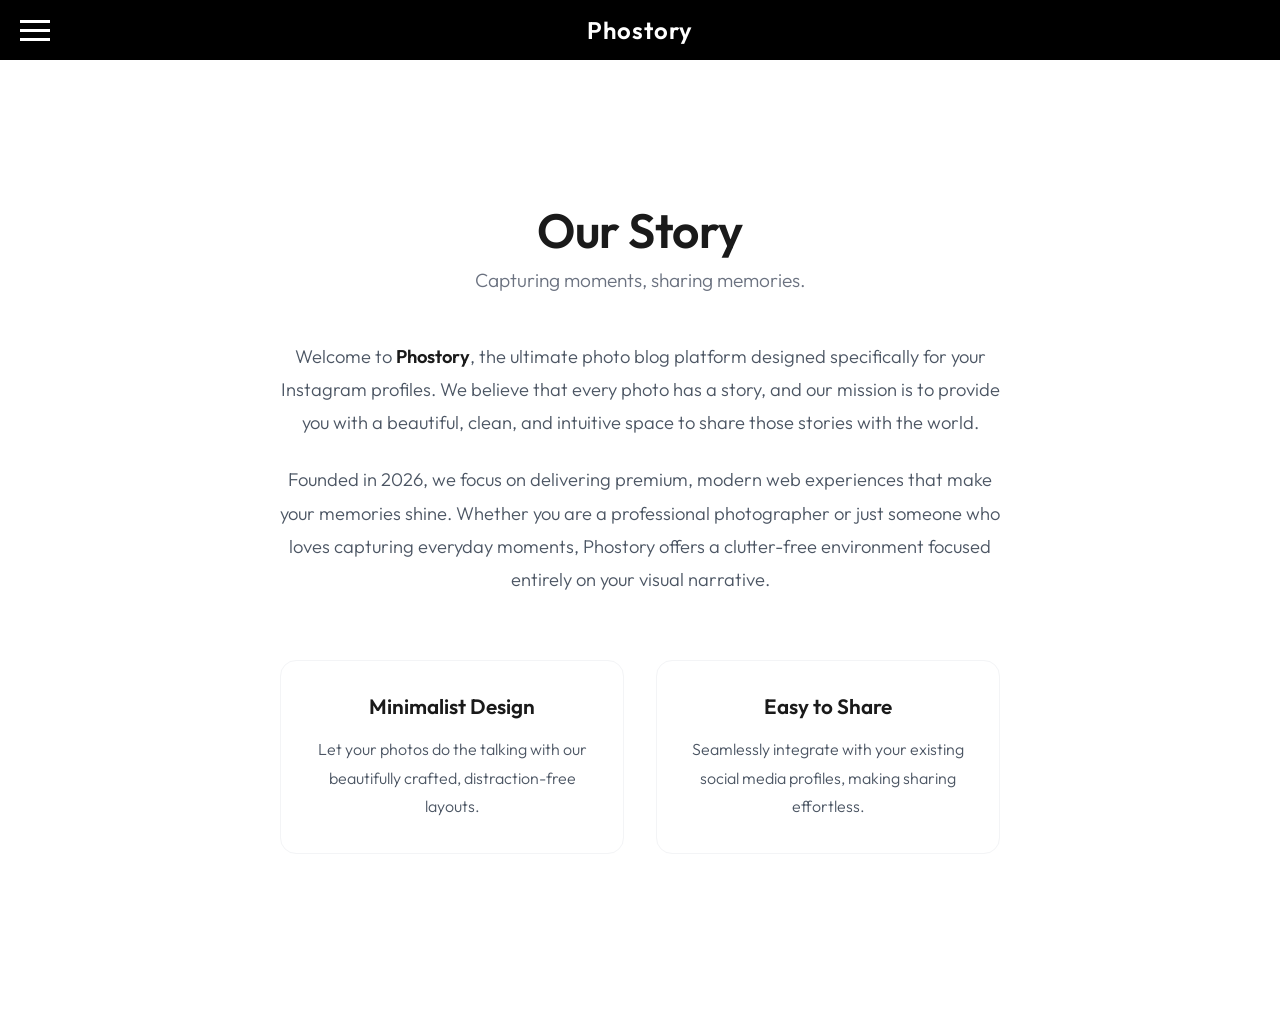
<file: about.html>
<!DOCTYPE html>
<html lang="en">
<head>
    <meta charset="UTF-8">
    <meta name="viewport" content="width=device-width, initial-scale=1.0">
    <title>About Us - Phostory</title>
    <meta name="description" content="Discover the story behind Phostory, the ultimate photo blog platform.">
    <link rel="stylesheet" href="style.css">
    <link rel="preconnect" href="https://fonts.googleapis.com">
    <link rel="preconnect" href="https://fonts.gstatic.com" crossorigin>
    <link href="https://fonts.googleapis.com/css2?family=Outfit:wght@300;400;600&display=swap" rel="stylesheet">
</head>
<body>
    <!-- 상단 검정색 툴바 (동일한 네비게이션) -->
    <header class="top-nav">
        <div class="menu-toggle" id="menuToggle" aria-label="메뉴 열기">
            <span class="bar"></span>
            <span class="bar"></span>
            <span class="bar"></span>
        </div>
        
        <!-- 로고 클릭 시 메인으로 이동 -->
        <h1 class="logo"><a href="index.html" style="color: inherit; text-decoration: none;">Phostory</a></h1>
        
        <div class="nav-placeholder"></div>

        <nav class="dropdown-menu" id="dropdownMenu">
            <ul>
                <li><a href="#" id="navLogin">Login</a></li>
                <li><a href="#" id="navMake">Make My Phostory</a></li>
                <li><a href="#" id="navShare">Share My Phostory</a></li>
                <li><a href="about.html" id="navAbout">About Us</a></li>
            </ul>
        </nav>
    </header>

    <!-- About Us 메인 컨텐츠 영역 -->
    <main class="content-area about-page-bg">
        <section class="about-container">
            <div class="about-header">
                <h2>Our Story</h2>
                <p class="subtitle">Capturing moments, sharing memories.</p>
            </div>
            
            <div class="about-content">
                <p>Welcome to <strong>Phostory</strong>, the ultimate photo blog platform designed specifically for your Instagram profiles. We believe that every photo has a story, and our mission is to provide you with a beautiful, clean, and intuitive space to share those stories with the world.</p>
                <p>Founded in 2026, we focus on delivering premium, modern web experiences that make your memories shine. Whether you are a professional photographer or just someone who loves capturing everyday moments, Phostory offers a clutter-free environment focused entirely on your visual narrative.</p>
                
                <div class="about-features">
                    <div class="feature-card">
                        <h3>Minimalist Design</h3>
                        <p>Let your photos do the talking with our beautifully crafted, distraction-free layouts.</p>
                    </div>
                    <div class="feature-card">
                        <h3>Easy to Share</h3>
                        <p>Seamlessly integrate with your existing social media profiles, making sharing effortless.</p>
                    </div>
                </div>
            </div>
        </section>
    </main>

    <!-- 메뉴 동작을 위한 스크립트 -->
    <script>
        const menuToggle = document.getElementById('menuToggle');
        const dropdownMenu = document.getElementById('dropdownMenu');

        menuToggle.addEventListener('click', () => {
            menuToggle.classList.toggle('active');
            dropdownMenu.classList.toggle('active');
        });
    </script>
</body>
</html>
</file>
<file: style.css>
/* Reset and base variables */
:root {
    --bg-color: #ffffff;
    --nav-bg: #000000;
    --text-light: #ffffff;
    --text-dark: #1a1a1a;
    --header-height: 60px; /* Fixed header height in pixels */
    --safe-area-inset-bottom: env(safe-area-inset-bottom, 0px);
}

* {
    margin: 0;
    padding: 0;
    box-sizing: border-box;
}

body {
    font-family: 'Outfit', -apple-system, BlinkMacSystemFont, 'Segoe UI', Roboto, sans-serif;
    background-color: var(--bg-color);
    color: var(--text-dark);
}

/* --- Global Custom Scrollbar (Premium Phostory Style) --- */
::-webkit-scrollbar {
    width: 10px;
    height: 10px;
}

::-webkit-scrollbar-track {
    background: transparent;
}

::-webkit-scrollbar-thumb {
    background: #e2e8f0;
    border-radius: 10px;
    border: 3px solid #ffffff; /* Gives it some breathing room from the edge */
    transition: background 0.3s ease;
}

::-webkit-scrollbar-thumb:hover {
    background: #cbd5e1;
}

/* For Firefox: CSS standard scrollbar styling */
* {
    scrollbar-width: thin;
    scrollbar-color: #e2e8f0 transparent;
}

/* Navigation Bar (Top black toolbar) */
.top-nav {
    background-color: var(--nav-bg);
    height: var(--header-height);
    padding: 0 20px; /* Horizontal padding in pixels */
    display: flex;
    justify-content: space-between; /* Space out child elements */
    align-items: center;
    position: sticky;
    top: 0;
    z-index: 1000;
}

/* Hamburger menu icon */
.menu-toggle {
    display: flex;
    flex-direction: column;
    justify-content: center;
    gap: 6px; /* Explicit vertical spacing to prevent clipping */
    width: 30px;
    padding: 2px 0; /* Small internal padding to protect the last bar line */
    cursor: pointer;
    z-index: 1001; /* Above logo and dropdown */
}

.menu-toggle .bar {
    height: 3px;
    width: 100%;
    background-color: var(--text-light);
    border-radius: 0;
    flex-shrink: 0;
    transition: transform 0.3s ease, opacity 0.3s ease; /* Optimized transition */
}

/* X-shape animation on toggle active */
.menu-toggle.active .bar:nth-child(1) {
    transform: translateY(9px) rotate(45deg);
}

.menu-toggle.active .bar:nth-child(2) {
    opacity: 0;
}

.menu-toggle.active .bar:nth-child(3) {
    transform: translateY(-9px) rotate(-45deg);
}

/* Elegant white text logo */
.logo {
    color: var(--text-light);
    font-size: 24px; /* Fine-tuned pixel size */
    font-weight: 600;
    letter-spacing: 1px;
    cursor: pointer;
    position: absolute; /* Absolute centering within top-nav */
    left: 50%;
    transform: translateX(-50%);
    white-space: nowrap;
}

/* Spacer to maintain visual balance for centered logo */
.nav-placeholder {
    width: 30px; 
}

/* Dropdown menu */
.dropdown-menu {
    position: absolute;
    top: 100%; /* Sticks to bottom of top-nav */
    left: 0;
    width: 100%;
    background-color: rgba(0, 0, 0, 0.95); /* Semi-transparent black rendering */
    backdrop-filter: blur(8px);
    overflow: hidden;
    max-height: 0;
    transition: max-height 0.4s cubic-bezier(0.16, 1, 0.3, 1), border-bottom 0.4s ease;
    border-bottom: 0px solid rgba(255, 255, 255, 0);
}

.dropdown-menu.active {
    max-height: 500px;
    border-bottom: 1px solid rgba(255, 255, 255, 0.1);
}

.dropdown-menu ul {
    list-style: none;
    display: flex;
    flex-direction: column;
    padding: 0;
    transition: padding 0.4s ease;
}

.dropdown-menu.active ul {
    padding: 1.5rem 0;
}

.dropdown-menu li {
    width: 100%;
    opacity: 0;
    transform: translateY(-10px);
    transition: opacity 0.3s ease, transform 0.3s ease;
}

.dropdown-menu.active li {
    opacity: 1;
    transform: translateY(0);
}

.dropdown-menu.active li:nth-child(1) { transition-delay: 0.1s; }
.dropdown-menu.active li:nth-child(2) { transition-delay: 0.15s; }
.dropdown-menu.active li:nth-child(3) { transition-delay: 0.2s; }
.dropdown-menu.active li:nth-child(4) { transition-delay: 0.25s; }
.dropdown-menu.active li:nth-child(5) { transition-delay: 0.3s; }

.dropdown-menu a {
    display: block;
    padding: 1rem 3rem;
    color: var(--text-light);
    text-decoration: none;
    font-size: 1.1rem;
    font-weight: 300;
    letter-spacing: 1px;
    text-align: center;
    transition: color 0.2s ease, background-color 0.2s ease;
}

.dropdown-menu a:hover {
    color: #fff;
    background-color: rgba(255, 255, 255, 0.1);
}

/* Content Area (Main white background section) */
.content-area {
    width: 100%;
    min-height: calc(100vh - var(--header-height));
    background-color: var(--bg-color);
    padding: 40px 20px; /* Mobile-first padding */
}

@media (min-width: 768px) {
    .content-area {
        padding: 60px 10%; /* 오리지널 여백 복구 */
    }
}

/* --- Home Page (Main) Styles --- */
.home-header {
    text-align: center;
    margin-bottom: 40px;
}

.home-title {
    font-size: 32px; /* Mobile optimized size */
    font-weight: 600;
    margin-bottom: 8px;
    color: var(--text-dark);
    letter-spacing: -0.5px;
}

@media (min-width: 768px) {
    .home-title {
        font-size: 48px;
    }
}

.home-subtitle {
    font-size: 16px;
    color: #6b7280;
    margin-bottom: 24px;
    font-weight: 300;
}

.filter-chips {
    display: flex;
    justify-content: center;
    gap: 10px;
    flex-wrap: wrap;
    padding: 0 10px;
}

.chip {
    padding: 0.6rem 1.4rem;
    border-radius: 30px;
    background-color: #ffffff;
    border: 1px solid #e5e7eb;
    color: #4b5563;
    font-size: 0.95rem;
    font-weight: 600;
    cursor: pointer;
    transition: all 0.3s ease;
    font-family: inherit;
}

.chip:hover {
    background-color: #e5e7eb;
}

.chip.active {
    background-color: var(--text-dark);
    color: #ffffff;
    box-shadow: 0 4px 10px rgba(0, 0, 0, 0.15);
}

/* Masonry Grid CSS (Modern column-count approach) */
/* New JS-based Masonry System (Fixes gaps and alignment) */
.masonry-root {
    display: flex;
    gap: 1.5rem; /* 가로 간격 */
    width: 100%;
    align-items: flex-start;
}

.masonry-column {
    flex: 1;
    display: flex;
    flex-direction: column;
    gap: 1.5rem; /* 세로 간격 - 가로와 완벽히 일치시킴 */
}

@media (max-width: 600px) {
    .masonry-root {
        gap: 0.75rem; /* 모바일 가로 간격 */
    }
    .masonry-column {
        gap: 0.75rem; /* 모바일 세로 간격 */
    }
}

.photo-card {
    width: 100%;
    margin: 0 !important; /* 원치 않는 추가 여백 방지 */
    position: relative;
    border-radius: 12px;
    overflow: hidden;
    cursor: pointer;
    background-color: #ffffff;
    transform: translateZ(0);
}

/* Individual Photo Card */
.photo-card {
    display: inline-block; /* column-count 상단 정렬 버그 방지 */
    vertical-align: top;   /* 두 줄의 시작점을 일직선으로 맞춤 */
    width: 100%;
    break-inside: avoid;
    margin-top: 0;
    margin-bottom: 1.5rem;
    position: relative;
    border-radius: 12px;
    overflow: hidden;
    cursor: pointer;
    background-color: #ffffff;
    transform: translateZ(0);
}


.card-image-wrapper {
    width: 100%;
    display: block;   
}

.card-image-wrapper img {
    width: 100%;
    display: block;
    transition: transform 0.6s cubic-bezier(0.16, 1, 0.3, 1);
}

.photo-card:hover .card-image-wrapper img {
    transform: scale(1.05); /* Subtle zoom effect on hover */
}

/* Premium glassmorphism overlay */
.glass-overlay {
    position: absolute;
    inset: 0; 
    background: linear-gradient(to top, rgba(0,0,0,0.85) 0%, rgba(0,0,0,0.2) 60%, rgba(0,0,0,0) 100%);
    opacity: 0;
    transition: all 0.4s ease;
    display: flex;
    flex-direction: column;
    justify-content: flex-end;
    padding: 1.5rem;
}

@media (max-width: 500px) {
    .glass-overlay {
        padding: 0.8rem; /* 모바일에서 패딩 축소 */
    }
}

.photo-card:hover .glass-overlay,
.photo-card.touch-active .glass-overlay {
    opacity: 1;
}

.overlay-content {
    transform: translateY(15px);
    transition: transform 0.4s cubic-bezier(0.16, 1, 0.3, 1);
}

.photo-card:hover .overlay-content,
.photo-card.touch-active .overlay-content {
    transform: translateY(0);
}


.photo-title {
    color: #ffffff;
    font-size: 1.15rem;
    font-weight: 600;
    margin-bottom: 0.8rem;
    letter-spacing: 0.5px;
    white-space: nowrap;
    overflow: hidden;
    text-overflow: ellipsis;
}

@media (max-width: 500px) {
    .photo-title {
        font-size: 0.9rem; /* 모바일에서 제목 크기 축소 */
        margin-bottom: 0.4rem;
    }
}

.photo-meta {
    display: flex;
    justify-content: space-between;
    align-items: center;
}

.photographer {
    display: flex;
    align-items: center;
    gap: 8px;
    color: #f3f4f6;
    font-size: 0.9rem;
    font-weight: 300;
    overflow: hidden;
}

.photographer span {
    white-space: nowrap;
    overflow: hidden;
    text-overflow: ellipsis;
}

@media (max-width: 500px) {
    .photographer {
        font-size: 0.75rem; /* 모바일에서 작성자 텍스트 축소 */
        gap: 5px;
    }
}

.photographer-avatar {
    width: 28px;
    height: 28px;
    border-radius: 50%;
    object-fit: cover;
    border: 1px solid rgba(255, 255, 255, 0.5);
    flex-shrink: 0;
}

@media (max-width: 500px) {
    .photographer-avatar {
        width: 20px; /* 모바일에서 아바타 축소 */
        height: 20px;
    }
}

.action-buttons {
    display: flex;
    gap: 8px;
}

.btn-icon {
    background: rgba(255, 255, 255, 0.2);
    backdrop-filter: blur(8px);
    -webkit-backdrop-filter: blur(8px);
    border: 1px solid rgba(255, 255, 255, 0.1);
    border-radius: 50%;
    width: 38px;
    height: 38px;
    display: flex;
    align-items: center;
    justify-content: center;
    color: #ffffff;
    cursor: pointer;
    transition: all 0.3s ease;
    flex-shrink: 0;
}

@media (max-width: 500px) {
    .btn-icon {
        width: 30px; /* 모바일에서 하트 버튼 축소 */
        height: 30px;
    }
    .btn-icon svg {
        width: 14px;
        height: 14px;
    }
}
.btn-icon:hover {
    background: rgba(255, 255, 255, 0.4);
    transform: scale(1.1);
}

/* --- About Us Page Styles --- */
.about-page-bg {
    background-color: var(--bg-color);
    display: flex;
    justify-content: center;
    align-items: flex-start;
}

.about-container {
    max-width: 800px;
    width: 100%;
    padding: 30px 20px;
}

@media (min-width: 768px) {
    .about-container {
        padding: 60px 40px;
        margin-top: 20px;
        margin-bottom: 40px;
    }
}

.about-header {
    text-align: center;
    margin-bottom: 3rem;
}

.about-header h2 {
    font-size: 3rem;
    color: var(--text-dark);
    font-weight: 600;
    margin-bottom: 0.5rem;
    letter-spacing: -0.5px;
}

.about-header .subtitle {
    font-size: 1.2rem;
    color: #6b7280;
    font-weight: 300;
}

.about-content p {
    font-size: 1.15rem;
    line-height: 1.8;
    color: #4b5563;
    margin-bottom: 1.5rem;
    font-weight: 300;
    text-align: center;
}

.about-content strong {
    color: var(--text-dark);
    font-weight: 600;
}

.about-features {
    display: flex;
    gap: 2rem;
    margin-top: 4rem;
}

.feature-card {
    flex: 1;
    background: #ffffff;
    padding: 2rem;
    border-radius: 16px;
    border: 1px solid #f3f4f6;
    text-align: center;
    transition: transform 0.3s ease;
}

.feature-card:hover {
    transform: translateY(-5px);
}

.feature-card h3 {
    font-size: 1.3rem;
    color: var(--text-dark);
    margin-bottom: 1rem;
    font-weight: 600;
}

.feature-card p {
    font-size: 1rem;
    color: #4b5563;
    margin-bottom: 0;
}

/* Responsive (Mobile view) */
@media (max-width: 768px) {
    .about-features {
        flex-direction: column;
    }
    
    .about-container {
        padding: 3rem 1.5rem;
    }
    
    .about-header h2 {
        font-size: 2.2rem;
    }
}

/* --- Make My Phostory (Build Page) Styles --- */
.build-page-bg {
    background-color: var(--bg-color);
    display: flex;
    justify-content: center;
    align-items: flex-start;
}

.make-container {
    max-width: 700px;
    width: 100%;
    padding: 30px 20px;
}

@media (min-width: 768px) {
    .make-container {
        padding: 40px 60px;
        margin-top: 20px;
        margin-bottom: 40px;
    }
}

.make-header {
    text-align: center;
    margin-bottom: 2.5rem;
}

.make-header h2 {
    font-size: 2.5rem;
    color: var(--text-dark);
    font-weight: 600;
    margin-bottom: 0.5rem;
    letter-spacing: -0.5px;
}

.make-form {
    display: flex;
    flex-direction: column;
    gap: 1.5rem;
}

/* Upload Area (Glass & Dashed Style) */
.upload-area {
    position: relative;
    width: 100%;
    min-height: 250px; /* 사진이 없을 때의 최소 높이 */
    border: 2px dashed #d1d5db;
    border-radius: 20px;
    background-color: #f8fafc;
    display: flex;
    flex-direction: column;
    justify-content: center;
    align-items: center;
    overflow: hidden;
    transition: all 0.4s cubic-bezier(0.16, 1, 0.3, 1);
    cursor: pointer;
}

.upload-area:hover {
    border-color: var(--text-dark);
    background-color: #f1f5f9;
}

.file-input {
    position: absolute;
    width: 100%;
    height: 100%;
    opacity: 0;
    cursor: pointer;
    z-index: 10;
}

.upload-placeholder {
    display: flex;
    flex-direction: column;
    align-items: center;
    color: #6b7280;
    pointer-events: none;
}

.upload-icon {
    margin-bottom: 1rem;
    color: #9ca3af;
    transition: transform 0.3s ease;
}

.upload-area:hover .upload-icon {
    transform: translateY(-5px);
}

.upload-placeholder span {
    font-weight: 600;
    font-size: 1.1rem;
}

.upload-hint {
    font-size: 0.85rem !important;
    font-weight: 300 !important;
    color: #9ca3af;
    margin-top: 0.5rem;
}

#photoPreview {
    width: 100%;
    height: auto; /* 비율에 맞춰 자동 조절 */
    display: block;
    object-fit: contain; /* 사진 전체를 다 보여줌 */
    z-index: 5;
    position: relative; /* absolute 해제하여 부모 높이에 영향 줌 */
    transition: transform 0.3s ease;
}

.upload-area:hover #photoPreview {
    transform: scale(1.01);
}

/* Modern Input Fields */
.input-modern label {
    display: block;
    font-size: 0.95rem;
    font-weight: 600;
    color: var(--text-dark);
    margin-bottom: 0.5rem;
}

.input-modern input, .input-modern textarea {
    width: 100%;
    padding: 1.1rem;
    border: 1px solid #e5e7eb;
    border-radius: 12px;
    font-size: 1rem;
    font-family: inherit;
    transition: all 0.3s ease;
    background-color: #ffffff;
}

.input-modern input:focus, .input-modern textarea:focus {
    outline: none;
    border-color: #000000;
    box-shadow: 0 0 0 4px rgba(0, 0, 0, 0.05);
    background-color: #ffffff;
}

/* Custom Segmented Toggle for Visibility */
.visibility-section {
    margin-bottom: 1rem;
    margin-top: 0.5rem;
}

.visibility-label {
    display: block;
    font-size: 0.95rem;
    font-weight: 600;
    color: var(--text-dark);
    margin-bottom: 0.8rem;
}

.custom-toggle-wrapper {
    position: relative;
    display: flex;
    background-color: #f3f4f6;
    border-radius: 12px;
    padding: 0.3rem;
    overflow: hidden;
}

.custom-toggle-wrapper input[type="radio"] {
    display: none;
}

.toggle-bg {
    position: absolute;
    top: 0.3rem;
    left: 0.3rem;
    width: calc(50% - 0.3rem);
    height: calc(100% - 0.6rem);
    background-color: #ffffff;
    border-radius: 9px;
    box-shadow: 0 2px 8px rgba(0, 0, 0, 0.06);
    transition: transform 0.4s cubic-bezier(0.16, 1, 0.3, 1);
    z-index: 0;
}

.toggle-option {
    flex: 1;
    text-align: center;
    padding: 0.9rem;
    font-size: 0.95rem;
    font-weight: 600;
    color: #6b7280;
    cursor: pointer;
    z-index: 1;
    transition: color 0.3s ease;
}

.custom-toggle-wrapper input#visPublic:checked ~ label[for="visPublic"] {
    color: var(--text-dark);
}

.custom-toggle-wrapper input#visPrivate:checked ~ label[for="visPrivate"] {
    color: var(--text-dark);
}

/* Submit Button */
.btn-submit-post {
    margin-top: 1rem;
    padding: 1.25rem;
    font-size: 1.15rem;
    box-shadow: 0 4px 15px rgba(0, 0, 0, 0.1);
}

/* My Uploads Section (in Make View) */
.my-uploads-section {
    margin-top: 2rem;
    padding-top: 1rem;
}

.section-divider {
    border: none;
    border-top: 1px solid #e5e7eb;
    margin-bottom: 2rem;
}

.my-uploads-header {
    margin-bottom: 1.5rem;
}

.my-uploads-header h3 {
    font-size: 1.3rem;
    font-weight: 600;
    color: var(--text-dark);
}

.my-uploads-header p {
    font-size: 0.95rem;
    color: #6b7280;
}

.status-badge {
    position: absolute;
    top: 12px;
    right: 12px;
    padding: 6px 12px;
    border-radius: 20px;
    font-size: 0.7rem;
    font-weight: 700;
    z-index: 10;
    backdrop-filter: blur(8px);
    -webkit-backdrop-filter: blur(8px);
    box-shadow: 0 4px 12px rgba(0,0,0,0.15);
    color: #fff;
    pointer-events: none;
}

.status-badge.public {
    background: rgba(0, 0, 0, 0.4); /* Sophisticated black semi-transparency */
}

.status-badge.private {
    background: rgba(0, 0, 0, 0.65); /* Slightly darker for private badge */
}

.mini-card-title {
    padding: 1rem 0.8rem 0.6rem;
    font-size: 0.95rem;
    font-weight: 700;
    color: var(--text-dark);
    text-align: left;
    background: #fff;
    white-space: nowrap;
    overflow: hidden;
    text-overflow: ellipsis;
}

.mini-card-actions {
    display: flex;
    padding: 0 0.5rem 0.8rem;
    gap: 0.4rem;
    background: #fff;
}

.btn-micro {
    flex: 1;
    padding: 0.6rem;
    border: none;
    background: #f3f4f6;
    border-radius: 8px;
    cursor: pointer;
    font-size: 0.75rem;
    font-weight: 700;
    color: #6b7280;
    transition: all 0.2s cubic-bezier(0.4, 0, 0.2, 1);
    outline: none;
    text-align: center;
}

.btn-micro:hover {
    background: #e5e7eb;
    color: var(--text-dark);
    transform: translateY(-1px);
}

.edit-btn {
    color: var(--text-dark);
}

.delete-btn {
    color: #ef4444;
}

.delete-btn:hover {
    background: #ef4444 !important;
    color: #fff !important;
}

/* --- Login Modal Styles (Premium Glassmorphism & Dark elements) --- */
.modal-overlay {
    position: fixed;
    top: 0;
    left: 0;
    width: 100vw;
    height: 100vh;
    background-color: rgba(0, 0, 0, 0.6);
    backdrop-filter: blur(10px);
    display: flex;
    justify-content: center;
    align-items: center; /* Initial center */
    padding: 20px; /* Safety padding for tall content */
    z-index: 2000;
    opacity: 0;
    visibility: hidden;
    transition: opacity 0.4s ease, visibility 0.4s ease;
    overflow-y: auto; /* Fallback scrolling for the backdrop itself */
}

.modal-overlay.active {
    opacity: 1;
    visibility: visible;
}

.modal-content {
    background: #ffffff;
    width: calc(100% - 40px);
    max-width: 480px;
    padding: 2.5rem 2rem;
    border-radius: 12px;
    position: relative;
    text-align: center;
    border: 1px solid #e5e7eb;
    transform: translateY(20px);
    opacity: 0;
    transition: transform 0.4s cubic-bezier(0.16, 1, 0.3, 1), opacity 0.4s ease;
}

.modal-overlay.active .modal-content {
    transform: translateY(0);
    opacity: 1;
}

/* --- Settings Page Styles --- */
.settings-page-bg {
    background-color: var(--bg-color);
    display: flex;
    justify-content: center;
    align-items: flex-start;
}

.settings-container-page {
    max-width: 800px;
    width: 100%;
    margin-top: 40px;
    margin-bottom: 60px;
    padding: 0 1.5rem;
}

.settings-header {
    text-align: center;
    margin-bottom: 3.5rem;
}

.settings-header h2 {
    font-size: 2.5rem;
    font-weight: 600;
    color: var(--text-dark);
    margin-bottom: 0.5rem;
}

.settings-page-list {
    display: flex;
    flex-direction: column;
    gap: 1.5rem;
}

.settings-card {
    padding: 2.5rem 0;
}

.settings-card:last-child {
    border-bottom: none;
}

.text-danger {
    color: #ef4444 !important;
}

.danger-zone {
    margin-top: 1rem;
}

.btn-danger-outline {
    border: 1px solid #fee2e2 !important;
    background-color: #ffffff !important;
    color: #ef4444 !important;
}

.btn-danger-outline:hover {
    background-color: #fef2f2 !important;
    border-color: #ef4444 !important;
}

.settings-card-header {
    margin-bottom: 1.5rem;
    border-bottom: 1px solid #f3f4f6;
    padding-bottom: 1.25rem;
}

.settings-card-info h3 {
    font-size: 1.25rem;
    font-weight: 600;
    color: var(--text-dark);
    margin-bottom: 0.25rem;
}

.settings-card-info p {
    font-size: 0.95rem;
    color: #6b7280;
}

.settings-card-body {
    display: flex;
    flex-direction: column;
    gap: 1.25rem;
}

/* Settings Footer (Minimalist Deletion) */
.settings-footer {
    margin-top: 4rem;
    padding-top: 2rem;
    border-top: 1px solid #e5e7eb;
    text-align: center;
}

.settings-footer-text {
    color: #9ca3af;
    font-size: 0.9rem;
    margin-bottom: 0.75rem;
}

.btn-text-danger {
    background: none;
    border: none;
    color: #ef4444;
    font-size: 0.9rem;
    font-weight: 500;
    cursor: pointer;
    padding: 0.5rem 1rem;
    border-radius: 8px;
    transition: all 0.2s ease;
    text-decoration: underline;
}

.btn-text-danger:hover {
    color: #dc2626;
    background-color: #fef2f2;
}

/* Compact Modal Refinement */
.modal-compact {
    max-width: 360px !important;
    text-align: center;
    padding: 2.5rem 2rem !important;
}

.modal-icon-danger {
    width: 60px;
    height: 60px;
    background: #fef2f2;
    color: #ef4444;
    border-radius: 50%;
    display: flex;
    align-items: center;
    justify-content: center;
    margin: 0 auto 1.5rem;
}

.modal-subtitle-compact {
    font-size: 0.95rem;
    color: #6b7280;
    line-height: 1.5;
    margin-bottom: 2rem;
}

.modal-actions-vertical {
    display: flex;
    flex-direction: column;
    gap: 0.75rem;
}

.btn-full {
    width: 100%;
    justify-content: center;
}

.btn-ghost {
    background: none;
    border: 1px solid #e5e7eb;
    color: #6b7280;
}

.btn-ghost:hover {
    background: #f9fafb;
}





.modal-overlay.active .modal-content {
    transform: translateY(0);
    opacity: 1;
}

.close-btn {
    position: absolute;
    top: 1.5rem;
    right: 1.5rem;
    background: rgba(0,0,0,0.04);
    border: none;
    width: 38px;
    height: 38px;
    border-radius: 50%;
    display: flex;
    align-items: center;
    justify-content: center;
    color: #94a3b8;
    font-size: 1.55rem;
    cursor: pointer;
    line-height: 1;
    transition: all 0.3s cubic-bezier(0.16, 1, 0.3, 1);
    z-index: 1000;
}

.close-btn:hover {
    background: #000000;
    color: #ffffff;
    transform: rotate(90deg) scale(1.1);
}

.modal-content h2 {
    font-size: 2rem;
    font-weight: 600;
    color: var(--text-dark);
    margin-bottom: 0.5rem;
    letter-spacing: -0.5px;
}

.modal-subtitle {
    font-size: 1rem;
    color: #6b7280;
    margin-bottom: 2rem;
}

.input-group {
    margin-bottom: 1.5rem;
    text-align: left;
}

.input-group label {
    display: block;
    font-size: 0.9rem;
    font-weight: 600;
    color: #4b5563;
    margin-bottom: 0.5rem;
}

.input-group input {
    width: 100%;
    padding: 1rem 1.25rem;
    border: 1px solid #e5e7eb;
    border-radius: 12px;
    font-size: 1rem;
    font-family: inherit;
    transition: border-color 0.3s ease, box-shadow 0.3s ease;
    background-color: #ffffff;
}

.input-group input:focus {
    outline: none;
    border-color: #000000;
    box-shadow: 0 0 0 4px rgba(0, 0, 0, 0.05);
    background-color: #ffffff;
}

.input-hint {
    font-size: 0.8rem;
    font-weight: 500;
    display: none; /* Hide when not in use */
}

.input-hint.error, .input-hint.success {
    display: block;
    margin-top: 0.4rem;
}

.input-hint.error {
    color: #ef4444;
}

.input-hint.success {
    color: #10b981;
}

.btn-primary {
    width: 100%;
    padding: 1.1rem;
    background-color: #000000;
    color: #ffffff;
    border: none;
    border-radius: 12px;
    font-size: 1.1rem;
    font-weight: 600;
    cursor: pointer;
    transition: background-color 0.3s ease, transform 0.2s ease;
    margin-top: 1rem;
    font-family: inherit;
}

.btn-primary:hover {
    background-color: #1a1a1a;
    transform: translateY(-2px);
}

.btn-primary:disabled {
    background-color: #9ca3af;
    cursor: not-allowed;
    transform: none;
}

.btn-secondary {
    width: 100%;
    padding: 1.1rem;
    background-color: #ffffff;
    border: 1px solid #e5e7eb;
    color: #4b5563;
    border: none;
    border-radius: 12px;
    font-size: 1.1rem;
    font-weight: 600;
    cursor: pointer;
    transition: background-color 0.3s ease, transform 0.2s ease;
    font-family: inherit;
}

.btn-secondary:hover {
    background-color: #e5e7eb;
    transform: translateY(-2px);
}

.btn-danger {
    background-color: #ef4444 !important;
}

.btn-danger:hover {
    background-color: #dc2626 !important;
}

.modal-footer {
    margin-top: 2rem;
    text-align: center;
    font-size: 0.95rem;
    color: #6b7280;
}

#toggleAuthMode {
    cursor: pointer;
    transition: color 0.2s ease;
}

#toggleAuthMode:hover {
    color: var(--text-dark);
}

#toggleAuthMode b {
    color: var(--text-dark);
    font-weight: 600;
}

/* --- SPA View Transition Animations --- */
.fade-in {
    animation: fadeInAnimation 0.5s cubic-bezier(0.16, 1, 0.3, 1) forwards;
}

@keyframes fadeInAnimation {
    from {
        opacity: 0;
        transform: translateY(15px);
    }
    to {
        opacity: 1;
        transform: translateY(0);
    }
}

/* --- Share My Phostory Styles --- */
.share-page-bg {
    background-color: var(--bg-color);
    display: flex;
    justify-content: center;
    align-items: flex-start;
}

.share-container {
    max-width: 800px;
    width: 100%;
    padding: 30px 20px;
}

@media (min-width: 768px) {
    .share-container {
        padding: 40px 60px;
        margin-top: 20px;
        margin-bottom: 40px;
    }
}

.share-header {
    text-align: center;
    margin-bottom: 2.5rem;
}

.share-header h2 {
    font-size: 2.2rem;
    color: var(--text-dark);
    font-weight: 700;
    margin-bottom: 0.5rem;
    letter-spacing: -1px;
    line-height: 1.1;
}

@media (max-width: 480px) {
    .share-header h2 {
        font-size: 1.8rem;
    }
}

.share-link-section, .preview-section {
    margin-bottom: 2.5rem;
}

.share-link-section h3, .preview-section h3 {
    font-size: 1.3rem;
    font-weight: 600;
    margin-bottom: 0.5rem;
    color: var(--text-dark);
}

.preview-desc {
    color: #6b7280;
    font-size: 0.95rem;
    margin-bottom: 1.5rem;
}

.link-box {
    display: flex;
    gap: 10px;
    width: 100%;
    align-items: stretch;
}

.link-box input {
    flex: 1;
    min-width: 0; /* CRITICAL: Allows flex child to shrink on mobile */
    padding: 1rem 1.25rem;
    border: 1px solid #e5e7eb;
    border-radius: 12px;
    font-size: 1.05rem;
    background-color: #ffffff;
    color: #4b5563;
    outline: none;
    width: 100%;
}

@media (max-width: 480px) {
    .link-box input {
        padding: 0.8rem 1rem;
        font-size: 0.95rem;
    }
}

.btn-copy {
    flex-shrink: 0; /* CRITICAL: Prevents button from being squeezed */
    padding: 0 1.2rem;
    background-color: var(--text-dark);
    color: #fff;
    border: none;
    border-radius: 12px;
    font-weight: 600;
    cursor: pointer;
    transition: background-color 0.2s;
    display: flex;
    align-items: center;
    justify-content: center;
}

@media (max-width: 480px) {
    .btn-copy {
        padding: 0 1rem;
        font-size: 0.9rem;
    }
}

.btn-copy:hover {
    background-color: #374151;
}

/* Browser Mockup Styles */
.browser-mockup {
    border-radius: 12px;
    border: 1px solid #e5e7eb;
    background: #ffffff;
    overflow: hidden;
}

.browser-header {
    background: #f3f4f6;
    padding: 0.8rem 1rem;
    display: flex;
    align-items: center;
    border-bottom: 1px solid #e5e7eb;
}

.browser-dots {
    display: flex;
    gap: 6px;
    margin-right: 1.5rem;
}

.browser-dots span {
    width: 12px;
    height: 12px;
    border-radius: 50%;
    background: #d1d5db;
}

.browser-dots span:nth-child(1) { background: #ff5f56; }
.browser-dots span:nth-child(2) { background: #ffbd2e; }
.browser-dots span:nth-child(3) { background: #27c93f; }

.browser-url {
    background: #ffffff;
    border-radius: 6px;
    padding: 0.3rem 1rem;
    font-size: 0.85rem;
    color: #4b5563;
    flex: 1;
    text-align: center;
    border: 1px solid #e5e7eb;
}

.browser-body {
    padding: 2rem;
    background: #ffffff;
    max-height: 500px;
    overflow-y: auto;
}

/* Mobile responsive adjustments for the mockup */
@media (max-width: 600px) {
    .browser-mockup {
        width: 100%;
        margin: 0;
    }
    
    .browser-header {
        padding: 0.5rem 0.7rem;
        gap: 8px;
    }
    
    .browser-dots {
        gap: 4px;
        margin-right: 0.5rem;
    }
    
    .browser-dots span {
        width: 8px;
        height: 8px;
    }
    
    .browser-url {
        padding: 0.2rem 0.5rem;
        font-size: 0.7rem;
        white-space: nowrap;
        overflow: hidden;
        text-overflow: ellipsis;
    }
    
    .browser-body {
        padding: 1.2rem 0.6rem;
        max-height: 480px;
    }

    .profile-hero {
        margin-bottom: 20px;
    }

    .profile-avatar-wrap {
        width: 55px;
        height: 55px;
        margin-bottom: 8px;
    }

    .profile-name {
        font-size: 1.05rem;
        margin-bottom: 2px;
    }

    .profile-bio {
        font-size: 0.85rem;
    }

    .mini-masonry {
        column-count: 2;
        column-gap: 8px;
    }
}

.profile-hero {
    text-align: center;
    margin-bottom: 2.5rem;
}

.profile-avatar-wrap {
    width: 80px;
    height: 80px;
    border-radius: 50%;
    margin: 0 auto 1rem;
    overflow: hidden;
    border: 3px solid #fff;
    box-shadow: 0 4px 10px rgba(0,0,0,0.1);
}

.profile-avatar {
    width: 100%;
    height: 100%;
    object-fit: cover;
}

.profile-name {
    font-size: 1.5rem;
    font-weight: 600;
    color: var(--text-dark);
    margin-bottom: 0.5rem;
}

.profile-bio {
    color: #6b7280;
    font-size: 0.95rem;
    margin-bottom: 0;
}

.mini-masonry {
    column-count: 3;
    column-gap: 1.25rem;
    padding-top: 0.5rem;
}

.detail-photo-card {
    position: relative;
    border-radius: 12px;
    overflow: hidden;
    break-inside: avoid;
    margin-bottom: 1.25rem;
    box-shadow: 0 4px 12px rgba(0,0,0,0.08);
    transition: all 0.3s ease;
    cursor: default;
    background: #f8fafc;
}

.detail-photo-card:hover {
    transform: translateY(-4px);
    box-shadow: 0 10px 25px rgba(0,0,0,0.12);
}

.detail-photo-card img {
    width: 100%;
    display: block;
    aspect-ratio: auto;
    object-fit: cover;
}

.detail-vignette {
    position: absolute;
    bottom: 0;
    left: 0;
    width: 100%;
    height: 60px;
    background: linear-gradient(to top, rgba(0,0,0,0.6), transparent);
    opacity: 0;
    transition: opacity 0.3s ease;
    display: flex;
    align-items: center;
    justify-content: center;
}

.detail-photo-card:hover .detail-vignette {
    opacity: 1;
}

.btn-detail-delete {
    background: rgba(239, 68, 68, 0.9);
    color: white;
    border: none;
    padding: 6px 14px;
    border-radius: 6px;
    font-size: 0.7rem;
    font-weight: 700;
    text-transform: uppercase;
    letter-spacing: 0.05em;
    cursor: pointer;
    box-shadow: 0 4px 10px rgba(0,0,0,0.2);
    transition: transform 0.2s, background-color 0.2s;
}

.btn-detail-delete:hover {
    background: #ec4899;
    transform: scale(1.05);
}

.mini-card {
    background: #ffffff;
    border-radius: 16px;
    overflow: hidden;
    break-inside: avoid;
    margin-bottom: 24px;
    box-shadow: 0 10px 25px rgba(0,0,0,0.03);
    transition: all 0.4s cubic-bezier(0.16, 1, 0.3, 1);
    border: 1px solid rgba(0, 0, 0, 0.05);
    position: relative;
    display: flex;
    flex-direction: column;
}

.mini-card:hover {
    transform: translateY(-6px);
    box-shadow: 0 20px 40px rgba(0,0,0,0.08);
}

.mini-card img {
    width: 100%;
    height: auto;
    object-fit: cover;
    transition: transform 0.6s ease;
    display: block;
}

.mini-card:hover img {
    transform: scale(1.04);
}

@media (max-width: 600px) {
    .mini-masonry {
        column-count: 2;
        column-gap: 0.8rem;
    }
    .mini-card {
        margin-bottom: 0.8rem;
    }
}

/* --- Profile Edit Styles --- */
.profile-edit-section {
    margin-bottom: 2.5rem;
    padding-bottom: 2.5rem;
    border-bottom: 1px solid #e5e7eb;
}

.profile-edit-section h3 {
    font-size: 1.3rem;
    font-weight: 600;
    margin-bottom: 1.5rem;
    color: var(--text-dark);
}

.profile-edit-form {
    display: flex;
    flex-direction: column;
    gap: 1.5rem;
}

.avatar-upload-area {
    display: flex;
    align-items: center;
    gap: 1.5rem;
    background: #f9fafb;
    padding: 1.2rem 1.5rem;
    border-radius: 12px;
    border: 1px solid #e5e7eb;
}

.edit-avatar {
    width: 64px;
    height: 64px;
    border-radius: 50%;
    object-fit: cover;
    border: 2px solid #fff;
    box-shadow: 0 2px 8px rgba(0,0,0,0.08);
}

.btn-small {
    padding: 0.6rem 1.2rem !important;
    font-size: 0.9rem !important;
    width: auto !important;
}

/* --- Toast Notification System --- */
.toast-container {
    position: fixed;
    top: 2rem;
    left: 50%;
    transform: translateX(-50%);
    z-index: 9999;
    display: flex;
    flex-direction: column;
    align-items: center;
    gap: 0.75rem;
    pointer-events: none;
}

.toast {
    pointer-events: auto;
    background: rgba(255, 255, 255, 0.95);
    backdrop-filter: blur(10px);
    -webkit-backdrop-filter: blur(10px);
    padding: 0.9rem 1.75rem;
    border-radius: 50px; /* Pill shape for premium feel */
    box-shadow: 0 10px 30px rgba(0, 0, 0, 0.1);
    color: var(--text-dark);
    font-weight: 500;
    font-size: 0.95rem;
    display: flex;
    align-items: center;
    gap: 0.75rem;
    min-width: 250px;
    max-width: 90vw;
    border: 1px solid rgba(255, 255, 255, 0.2);
    transform: translateY(-20px);
    opacity: 0;
    animation: toast-in 0.4s cubic-bezier(0.16, 1, 0.3, 1) forwards;
}

.toast.error {
    background: rgba(255, 87, 87, 0.1);
    backdrop-filter: blur(15px);
    border-color: rgba(239, 68, 68, 0.2);
    color: #ef4444;
}

.toast.success {
    background: rgba(34, 197, 94, 0.1);
    backdrop-filter: blur(15px);
    border-color: rgba(34, 197, 94, 0.2);
    color: #10b981;
}

.toast-icon {
    flex-shrink: 0;
    width: 18px;
    height: 18px;
    display: flex;
    align-items: center;
    justify-content: center;
}

@keyframes toast-in {
    to {
        transform: translateY(0);
        opacity: 1;
    }
}

.toast.out {
    animation: toast-out 0.4s cubic-bezier(0.16, 1, 0.3, 1) forwards;
}

@keyframes toast-out {
    from {
        transform: translateY(0);
        opacity: 1;
    }
    to {
        transform: translateY(-20px);
        opacity: 0;
    }
}

/* --- Added Animations --- */
.fade-in {
    opacity: 0;
    animation: fadeInAnimation 0.6s cubic-bezier(0.16, 1, 0.3, 1) forwards;
}

@keyframes fadeInAnimation {
    from {
        opacity: 0;
    }
    to {
        opacity: 1;
    }
}

/* --- Admin Dashboard Styles --- */
.admin-page-bg {
    background-color: var(--bg-color);
}

.admin-container {
    width: 100%;
    max-width: 1400px;
    margin: 0 auto;
    display: flex;
    flex-direction: column;
}

@media (min-width: 1024px) {
    .admin-container {
        display: grid;
        grid-template-areas: 
            "header header"
            "tabs content";
        grid-template-columns: 240px 1fr;
        gap: 2.5rem;
        align-items: start;
    }
}

.admin-header {
    grid-area: header;
    margin-bottom: 2.5rem;
    text-align: left;
    border-bottom: 1px solid #f1f5f9;
    padding-bottom: 1.5rem;
}

.admin-header h2 {
    font-size: 2.2rem;
    font-weight: 600;
    margin-bottom: 0.5rem;
}

/* Tab Navigation */
.admin-tabs {
    display: flex;
    gap: 1rem;
    border-bottom: 1px solid #e5e7eb;
    margin-bottom: 2rem;
    overflow-x: auto;
    padding-bottom: 1px;
}

@media (min-width: 1024px) {
    .admin-tabs {
        grid-area: tabs;
        flex-direction: column;
        border-bottom: none;
        border-right: 1px solid #f1f5f9;
        margin-bottom: 0;
        padding-right: 1.5rem;
        gap: 0.25rem;
    }
}

.admin-tab {
    padding: 0.8rem 1rem;
    background: none;
    border: none;
    font-size: 0.95rem;
    font-weight: 600;
    color: #94a3b8;
    cursor: pointer;
    position: relative;
    white-space: nowrap;
    transition: all 0.3s ease;
    text-align: left;
    border-radius: 8px;
}

.admin-tab:hover {
    color: var(--text-dark);
    background-color: #f8fafc;
}

.admin-tab.active {
    color: var(--text-dark);
    background-color: #f1f5f9;
}

.admin-tab.active::after {
    display: none; /* Removed the underline in favor of pill background */
}

@media (max-width: 1023px) {
    .admin-tab.active {
        background: none;
        color: var(--text-dark);
    }
    .admin-tab.active::after {
        display: block;
        content: '';
        position: absolute;
        bottom: -1px;
        left: 0;
        width: 100%;
        height: 2px;
        background-color: var(--text-dark);
    }
}

#adminTabContent {
    grid-area: content;
    min-width: 0; /* Overflow fix for grid */
}

/* Management Tables */
.admin-table-container {
    background: #ffffff;
    border-radius: 16px;
    border: 1px solid #e5e7eb;
    overflow: hidden;
    margin-bottom: 2rem;
    box-shadow: 0 4px 20px rgba(0, 0, 0, 0.03);
}

.admin-table-scroll {
    overflow-x: auto;
    -webkit-overflow-scrolling: touch; /* Smooth scrolling on iOS */
}

.admin-table {
    width: 100%;
    border-collapse: collapse;
    text-align: left;
    min-width: 500px; /* Prevent total collapse on tiny screens */
}

.admin-table th {
    padding: 1rem 1.5rem;
    background-color: #fdfdfd;
    font-size: 0.8rem;
    font-weight: 700;
    color: #94a3b8;
    text-transform: uppercase;
    letter-spacing: 0.08em;
    border-bottom: 1px solid #f1f5f9;
}

.admin-table td {
    padding: 1.5rem;
    border-bottom: 1px solid #f8fafc;
    font-size: 0.95rem;
    color: var(--text-dark);
    vertical-align: middle;
}

.admin-table tr:last-child td {
    border-bottom: none;
}

.admin-table tr:hover td {
    background-color: #f9fafb;
}

/* User Info Cell */
.user-info-cell {
    display: flex;
    align-items: center;
    gap: 1rem;
}

.user-avatar-mini {
    width: 32px;
    height: 32px;
    border-radius: 50%;
    object-fit: cover;
}

.user-details {
    display: flex;
    flex-direction: column;
}

.user-username {
    font-weight: 600;
    color: var(--text-dark);
}

.user-email-small {
    font-size: 0.8rem;
    color: #9ca3af;
}

/* Photo Info Cell */
.photo-info-cell {
    display: flex;
    align-items: center;
    gap: 1.25rem;
}

.photo-thumb-mini {
    width: 48px;
    height: 48px;
    object-fit: cover;
    border-radius: 8px;
    background-color: #f3f4f6;
    border: 1px solid #e5e7eb;
}

.btn-table-delete {
    background: none;
    border: none;
    padding: 8px;
    border-radius: 8px;
    color: #94a3b8;
    cursor: pointer;
    transition: all 0.2s ease;
    display: inline-flex;
    align-items: center;
    justify-content: center;
}

.btn-table-delete:hover {
    background-color: #fff1f2;
    color: #e11d48;
    transform: scale(1.1);
}

/* --- Unified Role Badges (Premium Monochromatic) --- */
.badge {
    padding: 5px 12px;
    border-radius: 100px;
    font-size: 0.72rem;
    font-weight: 800;
    text-transform: uppercase;
    letter-spacing: 0.08em;
    display: inline-flex;
    align-items: center;
    gap: 4px;
}

.badge-operator {
    background: #fef9c3;
    color: #854d0e;
    border: 1px solid #fde047;
}

.badge-admin {
    background: #fee2e2;
    color: #991b1b;
    border: 1px solid #fecaca;
}

.badge-developer {
    background: #dcfce7;
    color: #166534;
    border: 1px solid #bbf7d0;
}

.badge-user {
    background: #f1f5f9;
    color: #475569;
    border: 1px solid #e2e8f0;
}

/* Floating badges in detail modals */
.role-badge-floating {
    padding: 6px 14px;
    border-radius: 12px;
    font-size: 0.8rem;
    font-weight: 800;
    letter-spacing: 0.05em;
    text-transform: uppercase;
    box-shadow: 0 4px 12px rgba(0,0,0,0.05);
}

.role-operator { background: #fef9c3; color: #854d0e; border: 1px solid #fde047; }
.role-admin { background: #fee2e2; color: #991b1b; border: 1px solid #fecaca; }
.role-developer { background: #dcfce7; color: #166534; border: 1px solid #bbf7d0; }
.role-user { background: #f1f5f9; color: #475569; border: 1px solid #e2e8f0; }

.photo-cell-text {
    display: flex;
    flex-direction: column;
    gap: 2px;
}

.photo-title-main {
    font-size: 0.95rem;
    font-weight: 700;
    color: var(--text-dark);
}

.photo-id-sub {
    font-size: 0.75rem;
    color: #94a3b8;
}

/* 
   ==========================================================================
   Standardized Role Badge System
   ==========================================================================
*/
.badge {
    display: inline-flex;
    align-items: center;
    justify-content: center;
    padding: 3px 12px;
    border-radius: 999px;
    font-size: 0.68rem;
    font-weight: 800;
    text-transform: uppercase;
    letter-spacing: 0.05em;
    line-height: 1;
    border: 1px solid transparent;
    white-space: nowrap;
    transition: all 0.2s ease;
}

/* Role Specific Colors */
.badge-operator {
    background-color: #fffbeb;
    color: #92400e;
    border-color: #fde68a;
    box-shadow: 0 2px 4px rgba(251, 191, 36, 0.1);
}

.badge-admin {
    background-color: #fdf2f8;
    color: #9d174d;
    border-color: #fbcfe8;
}

.badge-developer {
    background-color: #f5f3ff;
    color: #5b21b6;
    border-color: #ddd6fe;
}

.badge-official {
    background-color: #f0f9ff;
    color: #0369a1;
    border-color: #bae6fd;
}

.badge-user {
    background-color: #f8fafc;
    color: #475569;
    border-color: #e2e8f0;
}

.badge-public { background-color: #ecfdf5; color: #065f46; border-color: #a7f3d0; }
.badge-private { background-color: #fffbeb; color: #92400e; border-color: #fde68a; }

/* Dashboard Actions */
.admin-actions {
    display: flex;
    justify-content: flex-end;
}

.btn-table-action {
    background: none;
    border: none;
    color: #ef4444;
    font-size: 0.85rem;
    font-weight: 600;
    cursor: pointer;
    padding: 0.5rem;
    border-radius: 6px;
    transition: background-color 0.2s;
}

.btn-table-action:hover {
    background-color: #fef2f2;
}

.btn-table-action:disabled {
    opacity: 0.5;
    cursor: wait;
}

.clickable-row {
    cursor: pointer;
    transition: background-color 0.2s;
}

.clickable-row:hover td {
    background-color: #f8fafc !important;
}

.post-count-badge {
    color: var(--text-dark);
    font-size: 0.95rem;
    font-weight: 700;
}

@media (max-width: 768px) {
    .admin-header h2 { font-size: 1.6rem; }
    .admin-tabs { 
        gap: 0.8rem; 
        margin-bottom: 1.5rem;
    }
    .admin-tab { font-size: 0.9rem; }
    .admin-table th, .admin-table td {
        padding: 0.8rem 1rem;
        font-size: 0.85rem;
    }
}

/* --- Admin User Detail Modal (Premium Redesign) --- */
.admin-detail-modal {
    max-width: 900px !important;
    width: 95% !important;
    max-height: 92vh !important;
    padding: 0 !important;
    border-radius: 28px;
    box-shadow: 0 40px 100px -20px rgba(0, 0, 0, 0.2);
    overflow-y: auto !important; /* Internal scrolling if content is long */
    display: flex;
    flex-direction: column;
}

.user-detail-header-premium {
    display: flex;
    flex-direction: column;
    align-items: center;
    text-align: center;
    padding: 2.5rem 1.5rem 1.5rem;
    background: linear-gradient(135deg, #f8fafc 0%, #ffffff 100%);
    border-bottom: 1px solid #f1f5f9;
    flex-shrink: 0;
}

@media (min-width: 768px) {
    .user-detail-header-premium {
        flex-direction: row;
        text-align: left;
        padding: 2.5rem 3rem;
        gap: 2rem;
    }
}

.detail-avatar-container {
    position: relative;
    flex-shrink: 0;
}

.profile-avatar-large {
    width: 100px;
    height: 100px;
    border-radius: 50%;
    object-fit: cover;
    border: 4px solid #ffffff;
    box-shadow: 0 10px 25px rgba(0,0,0,0.08);
}

.role-badge-floating {
    position: absolute;
    bottom: 0;
    left: 50%;
    transform: translate(-50%, 30%);
    padding: 2px 12px;
    border-radius: 20px;
    font-size: 0.7rem;
    font-weight: 700;
    text-transform: uppercase;
    letter-spacing: 0.1em;
    box-shadow: 0 4px 10px rgba(0,0,0,0.1);
}

.role-admin {
    background: #fdf2f8;
    color: #db2777;
    border: 1px solid rgba(219, 39, 119, 0.1);
}

.role-user {
    background: #f3f4f6;
    color: #4b5563;
    border: 1px solid rgba(75, 85, 99, 0.1);
}

.detail-title-container h2 {
    font-size: 2.2rem;
    font-weight: 700;
    color: var(--text-dark);
    letter-spacing: -0.5px;
}

/* Stats Card */
.user-stats-card {
    display: flex;
    justify-content: space-around;
    align-items: center;
    background: #ffffff;
    border-radius: 0;
    border-bottom: 1px solid #f1f5f9;
    padding: 1.5rem;
    margin-bottom: 0;
}

.user-content-section {
    padding: 2.5rem;
    background: #ffffff;
}

.stat-item {
    display: flex;
    flex-direction: column;
    align-items: center;
    flex: 1;
    text-align: center;
}

.stat-label {
    font-size: 0.7rem;
    font-weight: 700;
    color: #94a3b8;
    text-transform: uppercase;
    letter-spacing: 0.1em;
    margin-bottom: 0.5rem;
}

.stat-value {
    font-size: 1.05rem;
    font-weight: 600;
    color: var(--text-dark);
}

.stat-divider {
    width: 1px;
    height: 30px;
    background: #e2e8f0;
}

/* Content Section */
.user-content-section h3 {
    font-size: 1.2rem;
    font-weight: 700;
    margin-bottom: 1.5rem;
    color: var(--text-dark);
    text-align: center;
}

.empty-state-wrap {
    display: flex;
    flex-direction: column;
    align-items: center;
    padding: 3rem 0;
    color: #94a3b8;
}

.empty-state-wrap svg {
    margin-bottom: 1rem;
    opacity: 0.5;
}

.empty-state-wrap p {
    font-size: 0.95rem;
    font-weight: 300;
}

/* --- Admin Console Interface (Minimalist Light Mode) --- */
.admin-console-section {
    margin: 1.5rem;
    background: #ffffff; 
    border-radius: 12px;
    border: 1px solid #e2e8f0;
    box-shadow: 0 4px 12px rgba(0,0,0,0.02);
    overflow: hidden;
    flex-shrink: 0;
}

.console-window-header {
    background: #f8fafc;
    padding: 0.7rem 1.25rem;
    display: flex;
    justify-content: space-between;
    align-items: center;
    border-bottom: 1px solid #f1f5f9;
}

.window-dots {
    display: flex;
    gap: 6px;
}

.window-dots span {
    width: 10px;
    height: 10px;
    border-radius: 50%;
}

.dot-red { background: #ff5f56; }
.dot-yellow { background: #ffbd2e; }
.dot-green { background: #27c93f; }

.console-label {
    font-size: 0.65rem;
    font-weight: 700;
    text-transform: uppercase;
    letter-spacing: 0.05em;
    color: #94a3b8;
    margin-bottom: 0 !important;
}

.admin-console-section .console-input-wrap {
    margin: 1rem;
    background: #fdfdfd;
    border-radius: 12px;
    border: 1px solid #e2e8f0;
    display: flex;
    align-items: center;
    overflow: hidden; /* Prevent child bleeding */
    padding-right: 4px; /* Space for the button */
}

.console-input-wrap:focus-within {
    border-color: rgba(56, 189, 248, 0.4);
    box-shadow: 0 0 0 3px rgba(56, 189, 248, 0.1);
}

.console-prompt {
    padding-left: 1rem;
    color: #000000;
    font-weight: 700;
    font-size: 0.9rem;
}

#adminCommandInput {
    flex: 1;
    min-width: 0; /* CRITICAL: Allows input to shrink on mobile */
    background: transparent;
    border: none !important;
    padding: 0.85rem 0.5rem 0.85rem 0.8rem;
    color: var(--text-dark);
    font-family: inherit;
    font-size: 0.95rem;
    outline: none !important;
    box-shadow: none !important;
}

#adminCommandInput::placeholder {
    color: #475569;
}

#btnRunCommand {
    background: var(--text-dark);
    color: #ffffff;
    border: none;
    height: 38px;
    padding: 0 1.5rem;
    border-radius: 12px;
    font-weight: 700;
    font-size: 0.9rem;
    cursor: pointer;
    transition: all 0.2s ease;
    white-space: nowrap;
    margin: 5px;
    flex-shrink: 0; /* Prevent shrinking on mobile */
}

#btnRunCommand:hover {
    background: #333333;
    transform: scale(1.02);
}

#btnRunCommand:active {
    transform: scale(0.98);
}

.console-help {
    margin: 0 1.25rem 1rem 1.25rem;
    font-size: 0.75rem;
    color: #94a3b8;
    display: block;
}

.console-help strong {
    color: #94a3b8;
}

.admin-modal-actions {
    display: flex;
    justify-content: center;
    padding: 2rem;
    margin-top: 0;
    background: #ffffff;
    border-top: 1px solid #f1f5f9;
    flex-shrink: 0;
}

#closeUserDetailModalAlt {
    width: auto !important;
    min-width: 200px;
    padding: 0.9rem 2.5rem !important;
    border-radius: 50px !important; /* Elegant pill shape */
    margin: 0 !important;
}

/* --- Refined Custom Scrollbar for Admin Detail Modal --- */
.admin-detail-modal::-webkit-scrollbar {
    width: 8px;
}

.admin-detail-modal::-webkit-scrollbar-track {
    background: transparent;
    margin: 15px 0; /* Ensures scrollbar doesn't hit the rounded edges */
}

.admin-detail-modal::-webkit-scrollbar-thumb {
    background: #cbd5e1;
    border-radius: 10px;
    border: 2px solid #ffffff; /* Contrast border */
}

.admin-detail-modal::-webkit-scrollbar-thumb:hover {
    background: #94a3b8;
}

.btn-action-reset, .btn-action-close {
    flex: 1;
    display: flex;
    align-items: center;
    justify-content: center;
    gap: 8px;
    padding: 1.1rem;
    border-radius: 14px;
    font-size: 1rem;
    font-weight: 600;
    cursor: pointer;
    transition: all 0.3s cubic-bezier(0.16, 1, 0.3, 1);
    border: none;
}

.btn-action-reset {
    background-color: #f1f5f9;
    color: #3b82f6;
}

.btn-action-reset:hover {
    background-color: #e2e8f0;
    transform: translateY(-2px);
}

.btn-action-close {
    background-color: var(--text-dark);
    color: #ffffff;
}

.btn-action-close:hover {
    background-color: #333333;
    transform: translateY(-2px);
    box-shadow: 0 10px 20px rgba(0,0,0,0.1);
}

/* --- Admin User Detail Modal Mobile Optimization --- */
@media (max-width: 600px) {
    .admin-detail-modal { 
        padding: 2rem 1.25rem; 
        max-height: 90vh;
        overflow-y: auto;
        border-radius: 20px;
    }

    .detail-avatar-container { margin-bottom: 1rem; }
    .profile-avatar-large { width: 90px; height: 90px; }
    
    .detail-title-container h2 { 
        font-size: 1.6rem; 
        line-height: 1.2;
    }

    .user-stats-card { 
        flex-direction: column; 
        gap: 1.25rem; 
        padding: 1.5rem 1rem; 
        margin-bottom: 2rem;
    }

    .stat-item {
        width: 100%;
    }

    .stat-divider { 
        width: 50%; 
        height: 1px; 
        background: #e2e8f0;
    }

    .user-content-section h3 { 
        font-size: 1.1rem; 
        margin-bottom: 1.25rem; 
    }

    .empty-state-wrap { padding: 2rem 0; }
    .empty-state-wrap svg { width: 32px; height: 32px; }

    .admin-modal-actions { 
        flex-direction: column; 
        gap: 0.8rem;
    }

    .btn-action-reset, .btn-action-close { 
        width: 100%;
        padding: 0.9rem;
        font-size: 0.95rem;
    }
}

/* User table row clickable style */
.admin-table tbody tr {
    cursor: pointer;
    transition: background-color 0.2s;
}

.admin-table tbody tr:hover td {
    background-color: #f9fafb;
}

/* --- Custom Scrollbar for Admin Detail Modal --- */
.admin-detail-modal::-webkit-scrollbar {
    width: 6px;
}

.admin-detail-modal::-webkit-scrollbar-track {
    background: transparent;
}

.admin-detail-modal::-webkit-scrollbar-thumb {
    background: #cbd5e1;
    border-radius: 10px;
}

.admin-detail-modal::-webkit-scrollbar-thumb:hover {
    background: #94a3b8;
}

/* --- Refined Admin Photo Detail Modal (V2) --- */
.admin-photo-detail-modal-v2 {
    max-width: 850px !important;
    width: 95% !important;
    max-height: 92vh !important;
    padding: 0 !important;
    border-radius: 28px;
    background: #ffffff;
    box-shadow: 0 40px 100px -20px rgba(0, 0, 0, 0.2);
    overflow: hidden; 
    display: flex;
    flex-direction: column;
}

@media (min-width: 900px) {
    .admin-photo-detail-modal-v2 {
        flex-direction: row;
        height: auto;
        min-height: 500px;
    }
}

.admin-photo-header { display: none; }

.admin-photo-preview-v2 {
    flex: 1.2;
    background: #f8fafc;
    display: flex;
    justify-content: center;
    align-items: center;
    padding: 2.5rem;
    position: relative;
    border-right: 1px solid #f1f5f9;
}

.admin-photo-preview-v2 img {
    max-width: 100%;
    max-height: 80vh;
    object-fit: contain;
    border-radius: 12px;
    box-shadow: 0 20px 50px rgba(0,0,0,0.08);
}

.admin-photo-body {
    flex: 1;
    padding: 3rem 2.5rem;
    display: flex;
    flex-direction: column;
    justify-content: center;
    overflow-y: auto;
    position: relative;
}

@media (max-width: 900px) {
    .admin-photo-detail-modal-v2 {
        max-height: 96vh !important;
    }
    .admin-photo-preview-v2 {
        flex: none;
        padding: 2.5rem;
        background: #ffffff;
        border-right: none;
        border-bottom: 1px solid #f1f5f9;
        height: auto; /* Removed fixed 300px */
    }
    .admin-photo-preview-v2 img {
        max-height: 45vh;
    }
    .admin-photo-body {
        padding: 2rem;
        text-align: left;
    }
}








.admin-photo-body .admin-form-group {
    margin-bottom: 1.5rem;
    text-align: left;
}

.admin-photo-body .admin-form-group label {
    display: block;
    font-size: 0.7rem;
    font-weight: 800;
    color: #94a3b8;
    text-transform: uppercase;
    letter-spacing: 0.1em;
    margin-bottom: 0.6rem;
}

@media (max-width: 899px) {
    .admin-photo-body .admin-form-group {
        text-align: center;
    }
}

/* Redesigned Slim Toggle - Precision Centering */
.admin-toggle-slim {
    width: 100%;
    max-width: 240px;
    margin: 0 auto;
    display: flex;
    position: relative;
    background-color: #f1f5f9;
    border-radius: 12px;
    padding: 0.2rem;
}

.admin-toggle-slim .toggle-bg {
    position: absolute;
    top: 0.2rem;
    left: 0.2rem;
    width: calc(50% - 0.2rem);
    height: calc(100% - 0.4rem);
    background-color: #ffffff;
    border-radius: 10px;
    box-shadow: 0 2px 8px rgba(0, 0, 0, 0.08);
    transition: transform 0.4s cubic-bezier(0.16, 1, 0.3, 1);
}

.admin-toggle-slim input { display: none; }

.admin-toggle-slim .toggle-option {
    flex: 1;
    display: flex;
    align-items: center;
    justify-content: center;
    font-size: 0.72rem;
    font-weight: 800;
    color: #94a3b8;
    text-transform: uppercase;
    letter-spacing: 0.05em;
    cursor: pointer;
    z-index: 1;
    transition: all 0.3s ease;
    margin: 0 !important;
    padding: 0.6rem 0 !important; /* Balanced padding for vertical centering */
}

.admin-toggle-slim input#adminVisPublic:checked ~ label[for="adminVisPublic"],
.admin-toggle-slim input#adminVisPrivate:checked ~ label[for="adminVisPrivate"] {
    color: var(--text-dark);
}

.admin-photo-body .admin-form-group input {
    width: 100%;
    max-width: 320px;
    padding: 0.85rem 1rem;
    border: 1px solid #e2e8f0;
    border-radius: 14px;
    font-size: 0.95rem;
    color: var(--text-dark);
    text-align: center;
    background: #fdfdfd;
    transition: all 0.2s ease;
}

.admin-photo-body .admin-form-group input:focus, 
.admin-photo-body .admin-form-group select:focus {
    border-color: #3b82f6;
    box-shadow: 0 0 0 3px rgba(59, 130, 246, 0.1);
    background: #ffffff;
}

.admin-meta-info {
    border-top: 1px solid #f1f5f9;
    padding-top: 2rem;
    margin-top: 1rem;
    margin-bottom: 2.5rem;
    color: #64748b;
    font-size: 0.85rem;
    line-height: 1.6;
}

.admin-meta-info div {
    margin-bottom: 0.5rem;
}

.admin-meta-info strong {
    color: var(--text-dark);
    font-weight: 700;
    text-transform: uppercase;
    font-size: 0.72rem;
    letter-spacing: 0.05em;
    display: inline-block;
    width: 90px;
}

.meta-item.full-width {
    width: 100%;
}

.date-sub-label {
    display: block;
    font-size: 0.72rem;
    font-weight: 600;
    color: #94a3b8;
    margin-top: 0.4rem;
}

.meta-label {
    font-size: 0.7rem;
    font-weight: 700;
    color: #94a3b8;
    text-transform: uppercase;
    letter-spacing: 0.05em;
}

.meta-val {
    font-size: 0.9rem;
    font-weight: 700;
    color: var(--text-dark);
}

.admin-photo-actions-v2 {
    margin-top: 1rem;
    display: grid;
    grid-template-columns: 1fr 1fr;
    gap: 1rem;
}

@media (max-width: 900px) {
    .admin-photo-actions-v2 {
        grid-template-columns: 1fr;
    }
}

/* Use global .close-btn */

.btn-save-photo-v2, .btn-delete-photo-v2 {
    width: 100%;
    padding: 1rem;
    border-radius: 12px;
    font-size: 0.9rem;
    font-weight: 700;
    cursor: pointer;
    transition: all 0.2s ease;
    border: none;
}

.btn-save-photo-v2 {
    background: var(--text-dark);
    color: white;
}

.btn-save-photo-v2:hover {
    background: #333;
    transform: translateY(-2px);
}

.btn-delete-photo-v2 {
    background: #fff5f5;
    color: #e53e3e;
}

.btn-delete-photo-v2:hover {
    background: #fed7d7;
    transform: translateY(-2px);
}

/* --- Mobile Responsiveness for Photo Detail --- */
@media (max-width: 600px) {
    .admin-photo-detail-modal-v2 {
        width: 95%;
        max-height: 92vh;
        overflow-y: auto;
        border-radius: 20px;
    }

    .admin-photo-header {
        padding: 1rem 1.25rem;
    }
    
    .admin-photo-header h2 { font-size: 1.1rem; }
    
    .admin-photo-preview-v2 img {
        max-height: 250px;
    }

    .admin-photo-body {
        padding: 1.5rem 1.25rem;
    }

    .admin-photo-body .admin-form-group {
        margin-bottom: 1.5rem;
    }

    .admin-meta-info {
        gap: 1.5rem;
        flex-direction: column;
        align-items: center;
        padding-top: 1rem;
        margin-bottom: 2rem;
    }

    .admin-photo-actions-v2 {
        flex-direction: column;
        gap: 0.8rem;
    }

    .btn-save-photo-v2, .btn-delete-photo-v2 {
        max-width: 100%;
        padding: 0.9rem;
    }
}
</file>
